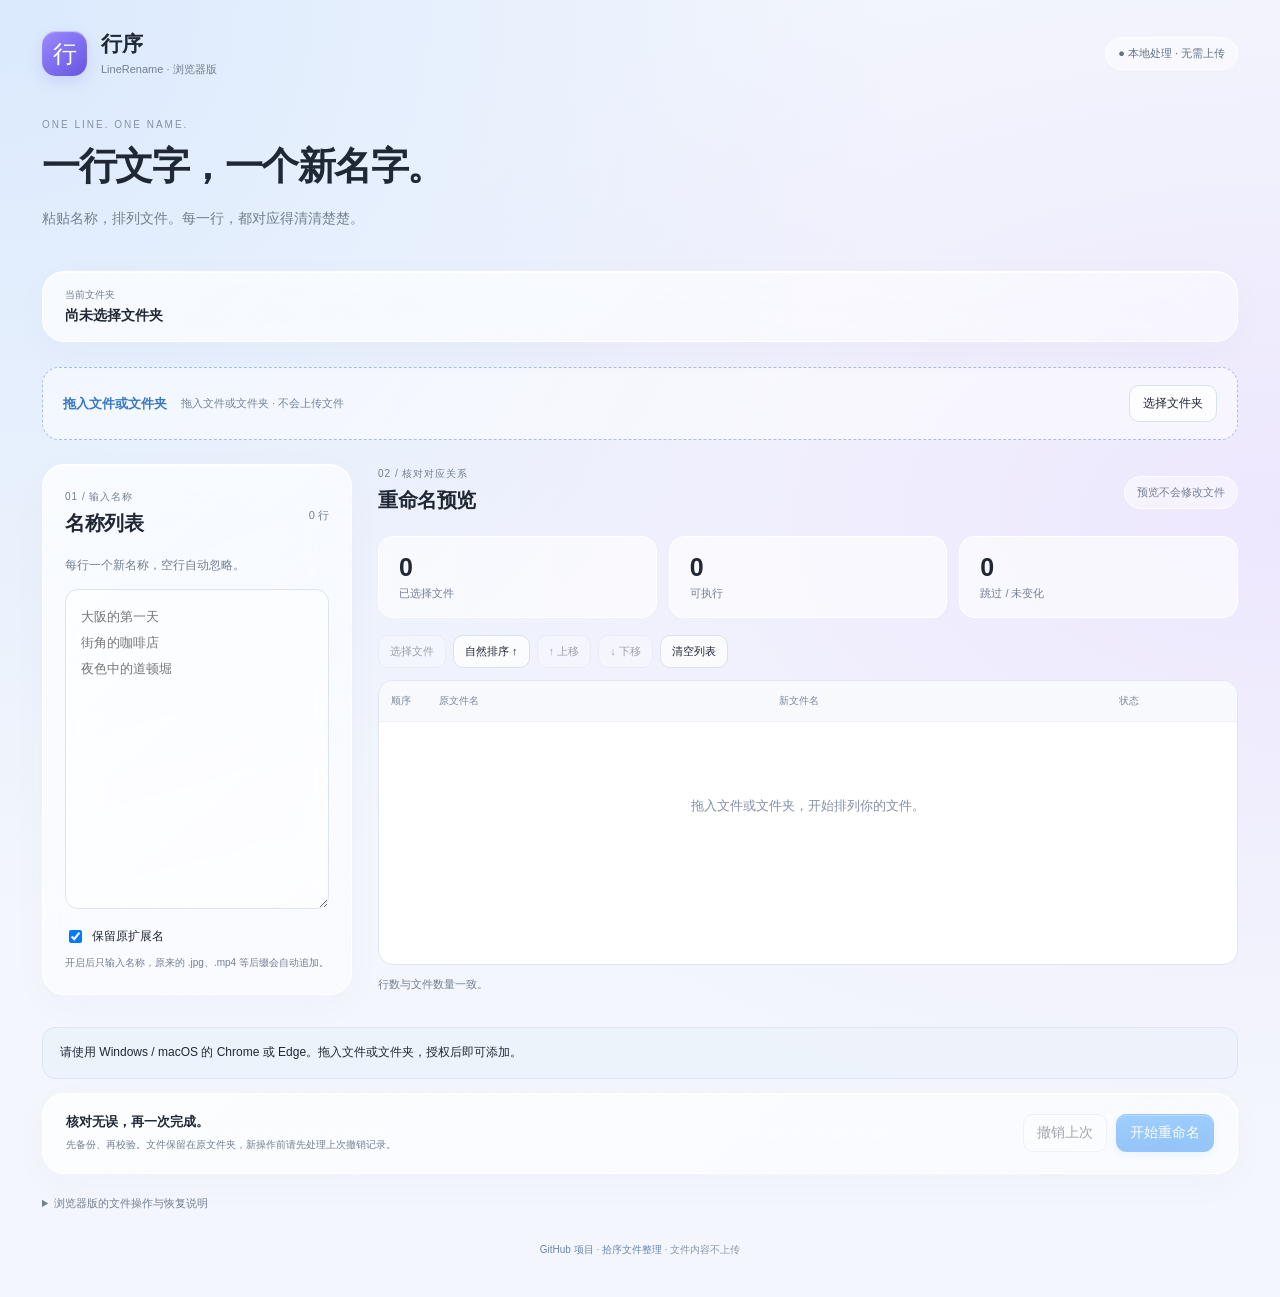
<file: index.html>
<!doctype html>
<html lang="zh-CN"><head><meta charset="utf-8"><meta name="viewport" content="width=device-width,initial-scale=1"><title>行序 · LineRename</title><link rel="stylesheet" href="style.css"></head>
<body><main>
<header><div class="brand"><span class="logo">行</span><div><strong>行序</strong><small>LineRename · 浏览器版</small></div></div><span class="badge">● 本地处理 · 无需上传</span></header>
<div class="hero"><span>ONE LINE. ONE NAME.</span><h1>一行文字，一个新名字。</h1><p>粘贴名称，排列文件。每一行，都对应得清清楚楚。</p></div>
<div class="source glass"><div><small>当前文件夹</small><strong id="folder">尚未选择文件夹</strong></div></div>
<div id="dropZone" class="drop-zone"><strong>拖入文件或文件夹</strong><span data-drop-hint>拖入文件或文件夹 · 不会上传文件</span><button type="button">选择文件夹</button></div><div class="workspace">
<section class="names glass"><div class="section-title"><div><small>01 / 输入名称</small><h2>名称列表</h2></div><span id="nameCount">0 行</span></div><p>每行一个新名称，空行自动忽略。</p><textarea id="names" spellcheck="false" placeholder="大阪的第一天&#10;街角的咖啡店&#10;夜色中的道顿堀"></textarea><label class="check"><input id="keepExt" type="checkbox" checked>保留原扩展名</label><small>开启后只输入名称，原来的 .jpg、.mp4 等后缀会自动追加。</small></section>
<section class="preview"><div class="section-title"><div><small>02 / 核对对应关系</small><h2>重命名预览</h2></div><span class="badge">预览不会修改文件</span></div>
<div class="metrics"><div><strong id="fileCount">0</strong><span>已选择文件</span></div><div><strong id="readyCount">0</strong><span>可执行</span></div><div><strong id="skipCount">0</strong><span>跳过 / 未变化</span></div></div>
<div class="toolbar"><button id="pick">选择文件</button><button id="sort">自然排序 ↑</button><button id="up" aria-label="上移选中文件">↑ 上移</button><button id="down" aria-label="下移选中文件">↓ 下移</button><button id="clear">清空列表</button></div>
<div class="table-wrap"><table><thead><tr><th>顺序</th><th>原文件名</th><th>新文件名</th><th>状态</th></tr></thead><tbody id="rows"></tbody></table><div id="empty">拖入文件或文件夹，开始排列你的文件。</div></div>
<p id="countsHint"></p></section></div>
<div id="status" role="status" aria-live="polite">请使用 Windows / macOS 的 Chrome 或 Edge。拖入文件或文件夹，授权后即可添加。</div>
<div class="actionbar glass"><div><strong>核对无误，再一次完成。</strong><small>先备份、再校验。文件保留在原文件夹，新操作前请先处理上次撤销记录。</small></div><div><button id="undo" disabled>撤销上次</button><button id="run" class="primary" disabled>开始重命名</button></div></div>
<details><summary>浏览器版的文件操作与恢复说明</summary><p>只处理所选文件夹最外层的文件，不递归处理子文件夹。浏览器版通过备份、校验、复制与删除完成改名，可能改变修改日期及其他文件元数据，需要额外磁盘空间；大文件 SHA-256 校验也会占用内存。</p><p>每次执行在原文件夹保留 .linerename-backup- 开头的恢复目录（含原文件副本与 journal.json）。确认不再需要恢复后，你可自行删除备份。执行时请勿关闭页面、编辑或同步正在处理的文件。操作失败会尝试恢复原名；恢复受阻时保留备份供手动恢复。</p><p>关闭页面后，可点下方“从备份恢复”，选择同一原文件夹内的备份记录。只对未被更改的文件自动撤销，不会覆盖占用的原名称。</p><button id="recover">从备份恢复…</button></details>
<footer><a href="https://github.com/cut-hand/LineRename" target="_blank" rel="noopener">GitHub 项目</a> · <a href="https://cut-hand.github.io/SmileFile/" target="_blank" rel="noopener">拾序文件整理</a> · 文件内容不上传</footer>
</main>
<dialog id="picker"><div class="section-title"><h2>选择要改名的文件</h2><button id="closePicker">取消</button></div><div class="picker-tools"><input id="search" type="search" placeholder="搜索文件名"><button id="selectAll">选中当前结果</button><button id="selectNone">全部取消</button></div><div id="fileOptions"></div><button id="confirmPick" class="primary">使用所选文件</button></dialog>
<dialog id="recovery"><div class="section-title"><h2>从备份恢复</h2><button id="closeRecovery">关闭</button></div><p>恢复当前所选文件夹中的历史记录。请先备份你后来编辑过的文件。</p><div id="backupOptions"></div></dialog>
<script src="core.js"></script><script src="drop-input.js"></script><script src="app.js"></script></body></html>
</file>
<file: style.css>
:root{color-scheme:light;--ink:#202735;--muted:#737f92;--blue:#007aff}*{box-sizing:border-box}body{margin:0;background:radial-gradient(ellipse at 0 0,#c9e0ff90,transparent 50%),radial-gradient(ellipse at 100% 40%,#e9dcff90,transparent 55%),#f3f6fc;color:var(--ink);font:14px -apple-system,BlinkMacSystemFont,"Segoe UI","Microsoft YaHei",sans-serif;min-height:100vh}main{max-width:1400px;margin:auto;padding:30px 42px}header,.brand,.source,.section-title,.toolbar,.actionbar{display:flex;align-items:center;justify-content:space-between;gap:14px}.brand{justify-content:flex-start}.logo{display:grid;place-items:center;width:45px;height:45px;font-size:24px;color:white;background:linear-gradient(140deg,#9b8aff,#6555df);border-radius:14px;box-shadow:inset 0 1px 1px #ffffff90,0 6px 15px #7568dd30}.brand strong{font-size:21px}.brand small{display:block;margin-top:4px;font-size:11px}.badge{border:1px solid white;background:#ffffff70;border-radius:30px;padding:8px 12px;font-size:11px;color:#5d7288}.hero{padding:38px 0 26px}.hero>span{font-size:10px;letter-spacing:2px;color:#8490a4}h1{font-size:38px;letter-spacing:-1.5px;margin:10px 0}p{color:var(--muted);line-height:1.8}h2{font-size:20px;letter-spacing:-.5px;margin:6px 0}small{color:var(--muted)}.glass{background:linear-gradient(140deg,#ffffffbd,#ffffff80);border:1px solid white;border-radius:22px;backdrop-filter:blur(25px) saturate(140%);box-shadow:0 10px 40px #3d4d6e07,inset 0 1px 0 #fff}.source{padding:16px 22px;margin-bottom:25px}.source small{font-size:10px;display:block}.source strong{display:block;margin-top:5px;font-size:14px;overflow-wrap:anywhere}button,input,textarea{font:inherit}button{border:1px solid #d9e1ef;background:#ffffffc0;border-radius:10px;padding:9px 13px;color:var(--ink);cursor:pointer;transition:background .15s}button:hover:not(:disabled){background:#fff}button:disabled{opacity:.4;cursor:default}button.primary{background:linear-gradient(#1688ff,#0072ed);color:white;border-color:#0876ed;box-shadow:inset 0 1px 0 #ffffff50,0 3px 8px #007aff20}button:focus-visible,textarea:focus-visible,input:focus-visible,summary:focus-visible{outline:3px solid #007aff70;outline-offset:3px}.workspace{display:grid;grid-template-columns:310px minmax(0,1fr);gap:26px;align-items:start}.names{padding:22px;display:flex;flex-direction:column;min-height:525px}.section-title small{font-size:10px;letter-spacing:1px}.names p{font-size:12px;margin:12px 0}.names>small{font-size:10px;line-height:1.8}.section-title>span{font-size:11px;color:var(--muted)}textarea{width:100%;min-height:320px;resize:vertical;background:#ffffff90;border:1px solid #dce4ef;border-radius:13px;padding:15px;color:var(--ink);font:13px/2 ui-monospace,Consolas,"Microsoft YaHei",monospace}.check{display:flex;align-items:center;gap:7px;font-size:12px;margin:18px 0 8px}input[type=checkbox]{accent-color:var(--blue)}.preview{min-width:0}.preview>.section-title{margin:0 0 16px}.metrics{display:grid;grid-template-columns:repeat(3,1fr);gap:12px}.metrics>div{background:#ffffffa0;border:1px solid white;border-radius:15px;padding:16px 20px}.metrics strong{font-size:25px;font-variant-numeric:tabular-nums;display:block}.metrics span{font-size:11px;color:var(--muted);display:block;margin-top:4px}.toolbar{justify-content:flex-start;gap:7px;flex-wrap:wrap;margin:17px 0 12px}.toolbar button{font-size:11px;padding:8px 11px}.table-wrap{background:#fff;border:1px solid #dfe6f1;border-radius:15px;overflow:auto;max-height:420px;min-height:285px}table{border-collapse:collapse;width:100%;table-layout:fixed}th,td{padding:13px 12px;text-align:left;border-bottom:1px solid #edf1f6;overflow-wrap:anywhere;font-size:11px}th{background:#f7f9fd;color:#7c899e;font-size:10px;font-weight:500;position:sticky;top:0}th:first-child{width:48px}th:last-child{width:130px}tr.selected{background:#e8f1ff}tbody tr{cursor:pointer}tbody tr:hover{background:#f1f6ff}td.ready{color:#248466}td.swap{color:#996f1d}td.skip{color:#9b5d62}#empty{text-align:center;padding:75px 15px;color:#8190a8;font-size:13px}#countsHint{font-size:11px;margin:10px 0}#nameCount{white-space:nowrap}#status{margin:22px 0 14px;padding:14px 17px;border:1px solid #dce6f4;border-radius:13px;background:#eaf1fc90;font-size:12px;line-height:1.8;white-space:pre-wrap;overflow-wrap:anywhere}.actionbar{padding:19px 23px}.actionbar strong{font-size:13px}.actionbar small{font-size:10px;display:block;line-height:1.8;margin-top:5px}.actionbar>div:last-child{display:flex;gap:9px;white-space:nowrap}details{color:var(--muted);font-size:11px;line-height:1.8;margin:20px 0}summary{cursor:pointer}details p{max-width:1000px}footer{text-align:center;font-size:10px;color:#8996aa;padding:10px}a{color:#6b86b0;text-decoration:none}dialog{border:1px solid white;border-radius:23px;padding:25px;width:min(740px,94vw);max-height:85vh;background:#f8faff;color:var(--ink);box-shadow:0 25px 90px #21365740}dialog::backdrop{background:#24365050;backdrop-filter:blur(8px)}.picker-tools{display:flex;gap:8px;margin:17px 0}.picker-tools input{min-width:0;flex:1;padding:10px;border:1px solid #dce4ef;border-radius:9px}.picker-tools button{font-size:11px}.file-option{display:flex;align-items:center;gap:10px;padding:12px;border-bottom:1px solid #edf0f6;font-size:12px;overflow-wrap:anywhere}.file-option input{flex-shrink:0}#fileOptions{max-height:48vh;overflow:auto;background:white;border-radius:12px;margin-bottom:18px}.backup-choice{display:block;width:100%;text-align:left;margin:10px 0;overflow-wrap:anywhere;font-size:12px}@media(max-width:1000px){main{padding:25px}.workspace{grid-template-columns:250px minmax(0,1fr);gap:18px}th:last-child{width:95px}.toolbar{gap:5px}}@media(max-width:750px){main{padding:20px 14px}.workspace{grid-template-columns:1fr}h1{font-size:29px}.hero{padding-top:30px}.names{min-height:0}textarea{min-height:200px}.actionbar{align-items:flex-start;flex-direction:column}.actionbar>div:last-child{align-self:flex-end}.badge{font-size:10px}.picker-tools{flex-wrap:wrap}}@media(prefers-reduced-motion:reduce){*{transition:none}}@media(prefers-reduced-transparency:reduce){.glass{background:#f8faff;backdrop-filter:none}}

.drop-zone{border:1.5px dashed #a9bfe0;border-radius:17px;background:#ffffff80;padding:17px 20px;margin:0 0 24px;display:flex;gap:14px;align-items:center;flex-wrap:wrap;transition:background .15s,border-color .15s}.drop-zone strong{font-size:13px;color:#3677c7}.drop-zone span{font-size:11px;color:#73839b}.drop-zone button{font-size:12px;margin-left:auto}.drop-zone.drag-active{background:#dfedff;border-color:#007aff;box-shadow:0 0 0 4px #007aff18}.drop-zone button[hidden]{display:none}
</file>
